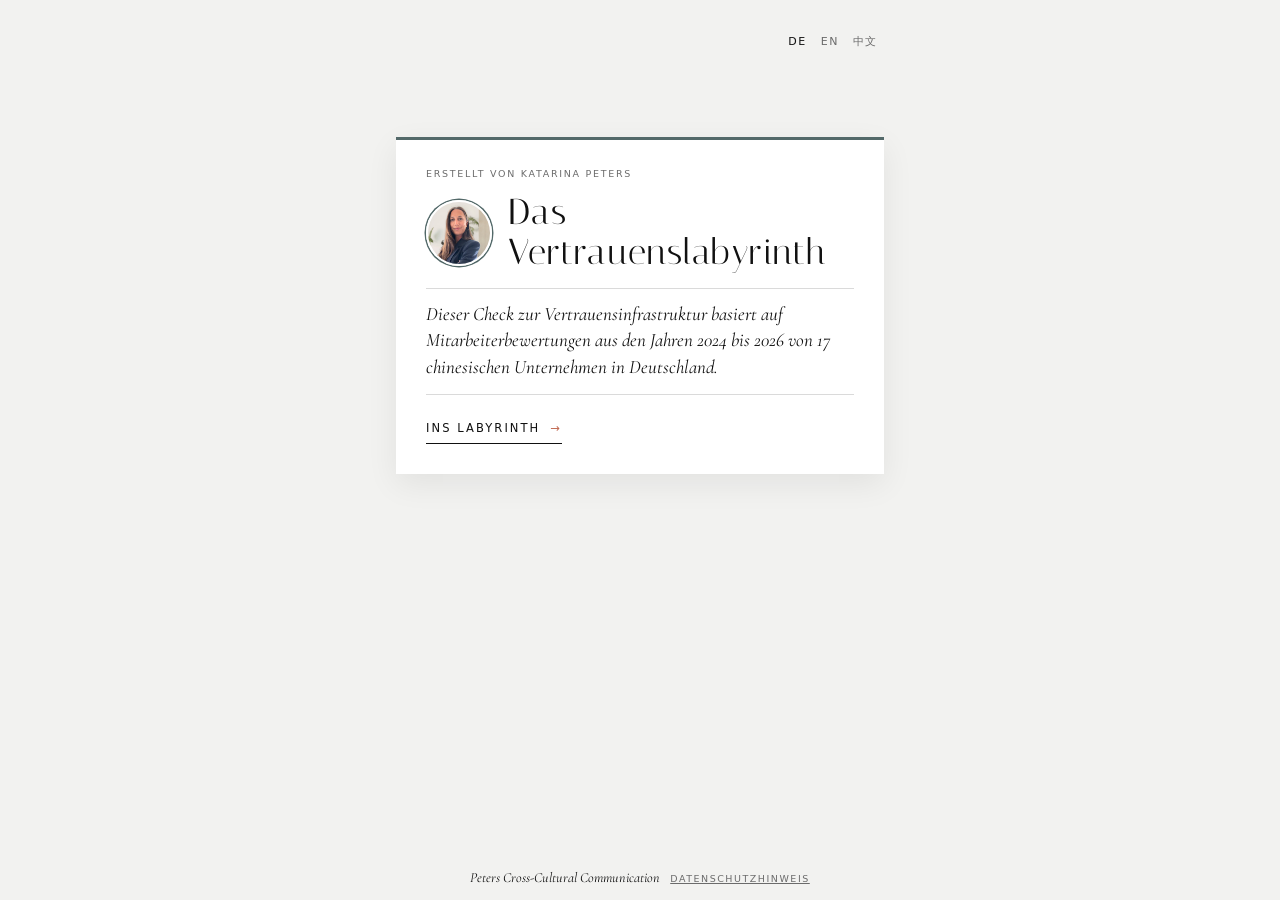
<file: index.html>
<!DOCTYPE html>
<html lang="de">
<head>
<meta charset="UTF-8">
<meta name="viewport" content="width=device-width, initial-scale=1.0">
<title>Vertrauenslabyrinth: Wo geht in Ihrem Team Vertrauen verloren?</title>
<meta name="description" content="Ein kurzer Check auf Basis von Mitarbeiterbewertungen aus 17 chinesischen Unternehmen in Deutschland. Finden Sie heraus, wo Ihr Team feststeckt.">
<!--
  Link preview (spec section 14). German is the default. On Cloudflare
  Pages, functions/_middleware.js swaps title, description, image and
  locale for ?lang=en and ?lang=zh, and makes the image URL absolute.
-->
<meta property="og:type" content="website">
<meta property="og:title" content="Vertrauenslabyrinth: Wo geht in Ihrem Team Vertrauen verloren?">
<meta property="og:description" content="Ein kurzer Check auf Basis von Mitarbeiterbewertungen aus 17 chinesischen Unternehmen in Deutschland. Finden Sie heraus, wo Ihr Team feststeckt.">
<meta property="og:image" content="og/og-image-de.jpg">
<meta property="og:image:width" content="1200">
<meta property="og:image:height" content="630">
<meta property="og:locale" content="de_DE">
<meta name="twitter:card" content="summary_large_image">
<link rel="icon" href="data:image/svg+xml,%3Csvg xmlns='http://www.w3.org/2000/svg' viewBox='0 0 32 32'%3E%3Ccircle cx='16' cy='16' r='13' fill='none' stroke='%23536969' stroke-width='3' stroke-dasharray='60 22'/%3E%3Ccircle cx='16' cy='16' r='7' fill='none' stroke='%23C16952' stroke-width='3' stroke-dasharray='30 14'/%3E%3C/svg%3E">
<link rel="stylesheet" href="styles.css">
<!--
  Cloudflare Web Analytics (spec section 13), same setup as the checkups:
  cookieless, no other trackers.

  TODO: replace YOUR_BEACON_TOKEN below with the real token from
  Katarina's Cloudflare dashboard (Analytics & Logs > Web Analytics) for
  this site, once it is set up there. Until then the script loads but
  reports to no real site.
-->
<script defer src="https://static.cloudflareinsights.com/beacon.min.js" data-cf-beacon='{"token": "YOUR_BEACON_TOKEN"}'></script>
</head>
<body>
  <div id="app"></div>

  <script src="content.js"></script>
  <script src="privacy-content.js"></script>
  <script src="clickup-submit.js"></script>
  <script src="app.js"></script>
</body>
</html>
</file>
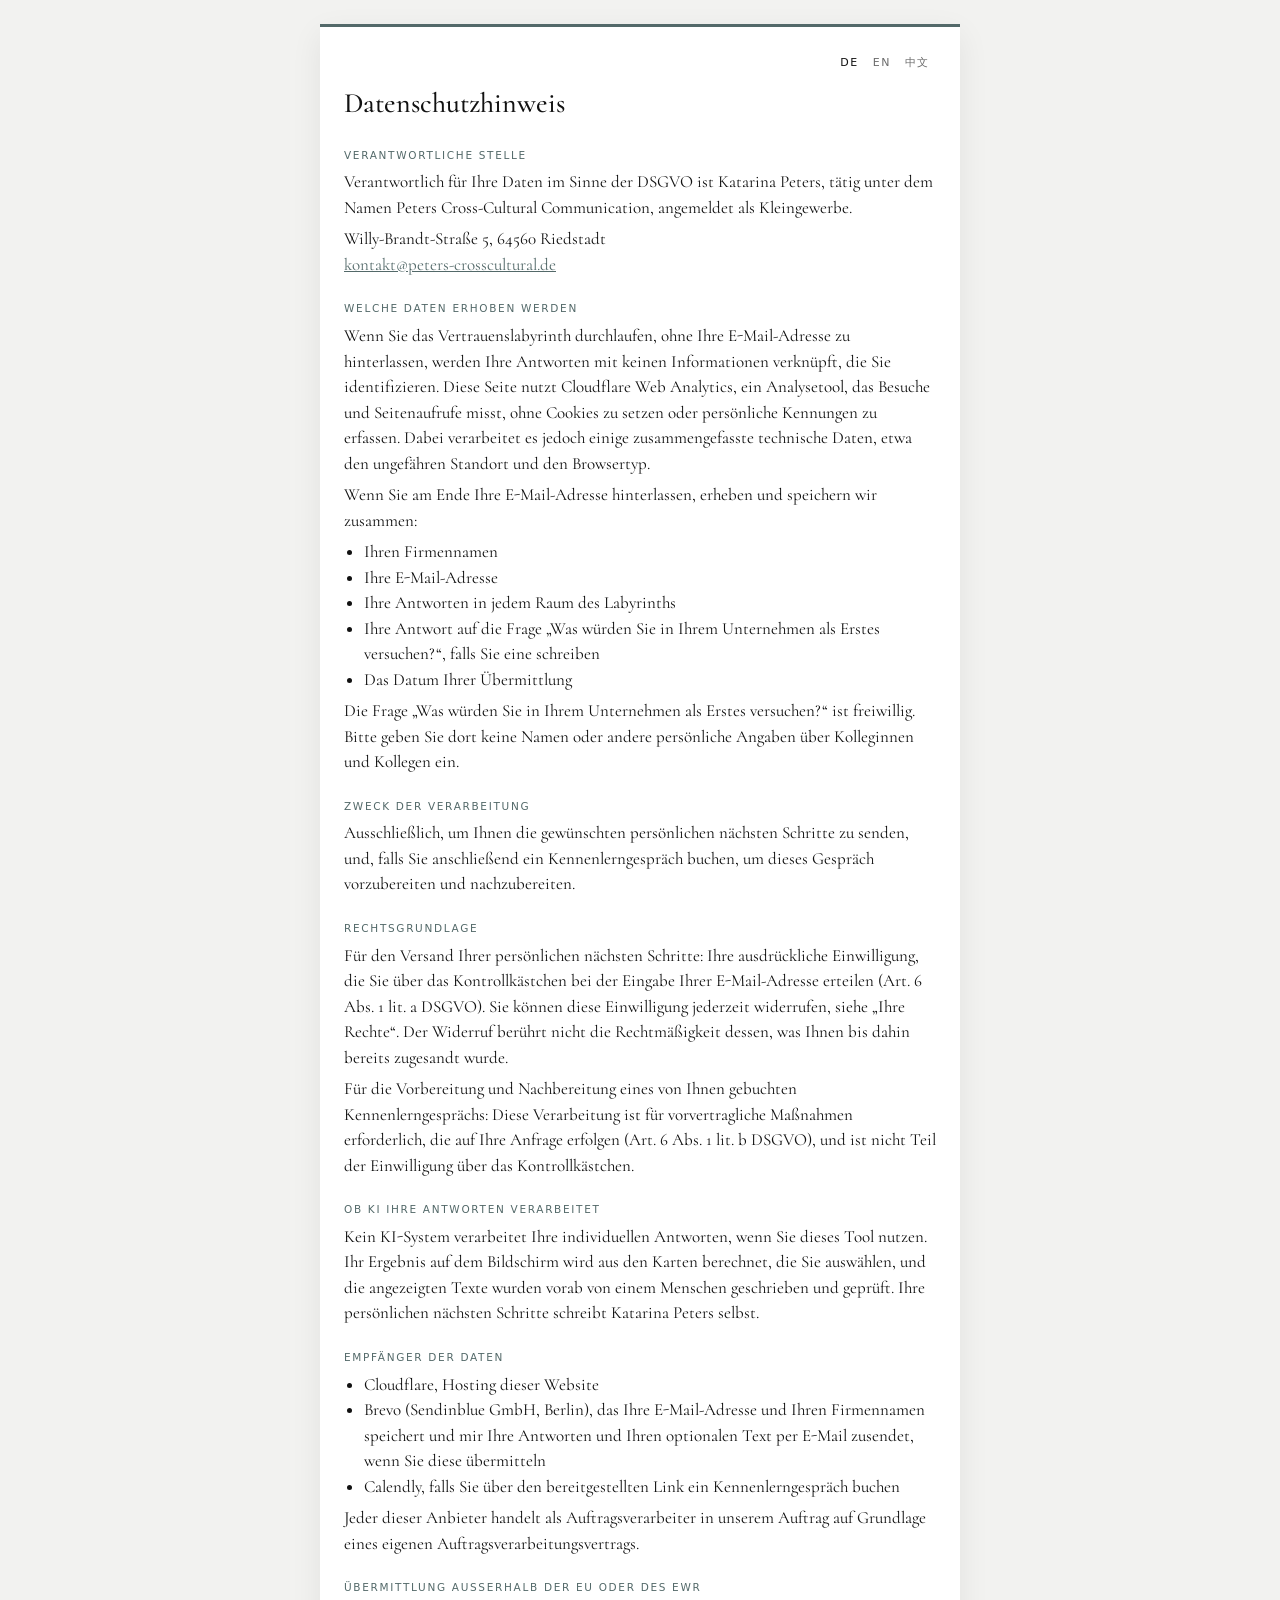
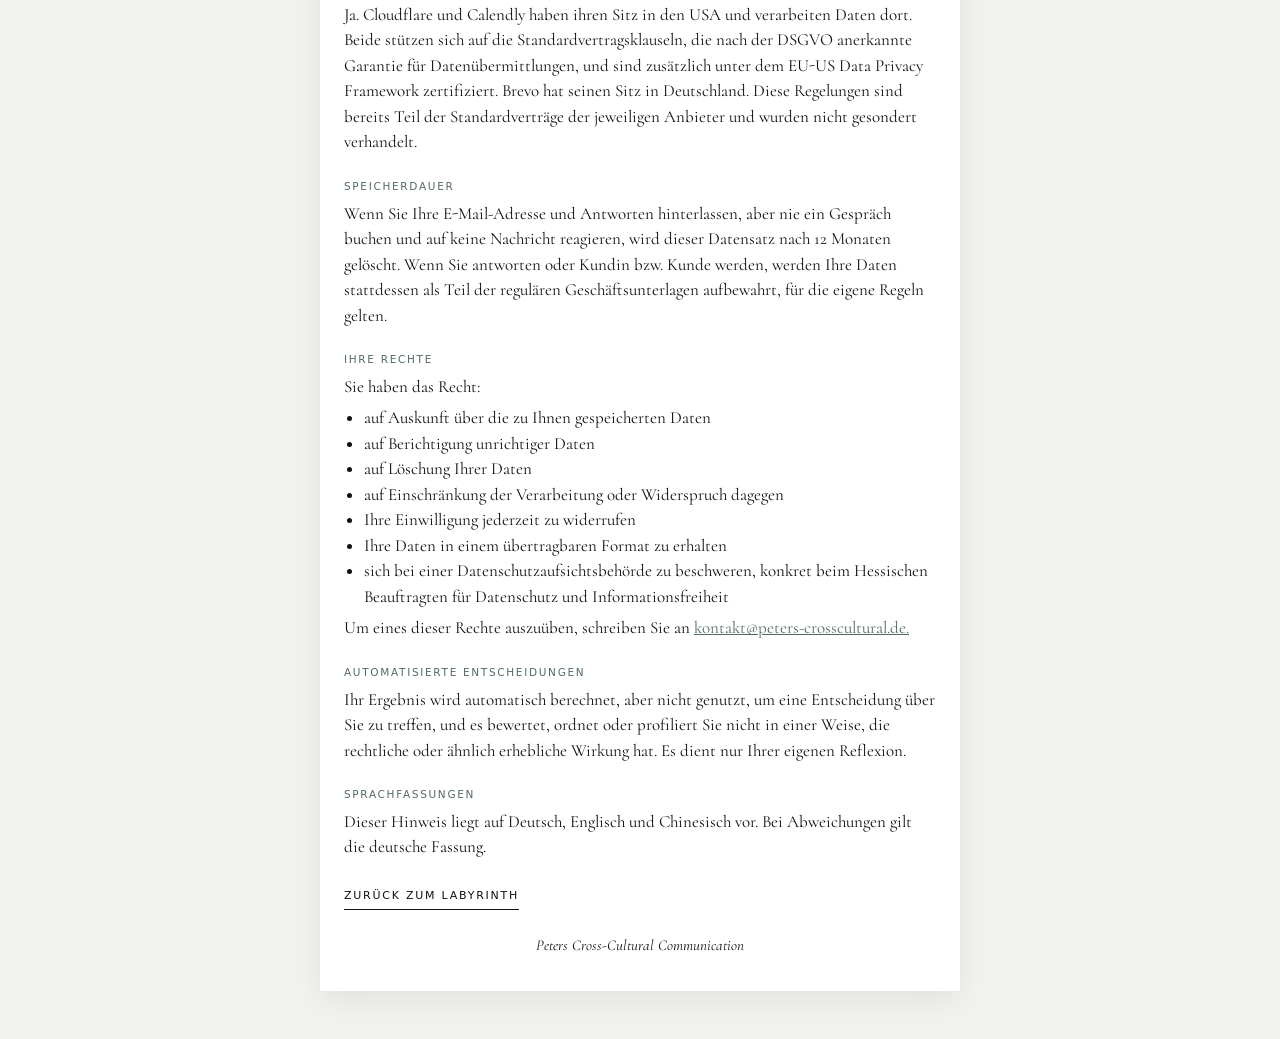
<file: privacy-notice.html>
<!DOCTYPE html>
<html lang="de">
<head>
<meta charset="UTF-8">
<meta name="viewport" content="width=device-width, initial-scale=1.0">
<meta name="robots" content="noindex">
<title>Datenschutzhinweis · Peters Cross-Cultural Communication</title>
<!-- GENERATED by tools/build-content.ps1. ?lang=en|zh|de picks the language (German by default). -->
<style>
  /* Same design as the labyrinth (styles.css): self-hosted fonts, white card with a feldgrau top line. */
  @font-face { font-family: Cormorant; src: url("fonts/cormorant.woff2") format("woff2"); font-weight: 300 700; }
  @font-face { font-family: Cormorant; src: url("fonts/cormorant-italic.woff2") format("woff2"); font-style: italic; font-weight: 300 700; }
  :root { --ink:#111; --muted:#6b6b6b; --feldgrau:#536969; --light:#F2F2F0; --line:#DADADA;
    --label:"Segoe UI", -apple-system, system-ui, Helvetica, Arial, sans-serif; }
  * { box-sizing: border-box; }
  body { margin:0; padding:24px 16px 48px; background:var(--light); color:var(--ink);
    font-family:Cormorant, Georgia, serif; line-height:1.5; }
  .wrap { max-width:640px; margin:0 auto; background:#fff; border-top:3px solid var(--feldgrau);
    box-shadow:0 10px 30px rgba(0,0,0,.07); padding:24px 24px 28px; }
  .lang-switch { display:flex; justify-content:flex-end; gap:2px; margin-bottom:6px; }
  .lang-switch a { font-family:var(--label); font-size:11px; letter-spacing:.14em; color:var(--muted); text-decoration:none; padding:4px 6px; }
  .lang-switch a[aria-current="true"] { color:var(--ink); }
  h1 { font-weight:500; font-size:28px; margin:0 0 6px; }
  h2 { font-family:var(--label); font-weight:400; font-size:10.5px; letter-spacing:.16em; text-transform:uppercase; color:var(--feldgrau); margin:24px 0 6px; }
  p, li { font-size:17px; }
  p { margin:6px 0; }
  ul { margin:6px 0; padding-left:20px; }
  a { color:var(--feldgrau); }
  strong { font-weight:700; }
  .back { display:inline-block; margin-top:22px; font-family:var(--label); font-size:11px; letter-spacing:.16em; text-transform:uppercase;
    color:var(--ink); text-decoration:none; border-bottom:1px solid var(--ink); padding-bottom:5px; }
  .footer { text-align:center; font-size:15px; font-style:italic; margin-top:24px; }
  :lang(zh) h1, :lang(zh) p, :lang(zh) li { font-family:"PingFang SC", "Microsoft YaHei", "Noto Sans SC", sans-serif; }
  :lang(zh) p, :lang(zh) li { font-size:15.5px; line-height:1.65; }
  :lang(zh) h1 { font-size:22px; font-weight:600; }
  section[hidden] { display:none; }
</style>
</head>
<body>
<div class="wrap">
  <nav class="lang-switch" aria-label="Language">
    <a href="?lang=de" data-lang="de" lang="de">DE</a>
    <a href="?lang=en" data-lang="en" lang="en">EN</a>
    <a href="?lang=zh" data-lang="zh" lang="zh-CN">中文</a>
  </nav>
  <section data-lang="de" lang="de">
<h1>Datenschutzhinweis</h1>
<h2>Verantwortliche Stelle</h2>
<p>Verantwortlich für Ihre Daten im Sinne der DSGVO ist Katarina Peters, tätig unter dem Namen Peters Cross-Cultural Communication, angemeldet als Kleingewerbe.</p>
<p>Willy-Brandt-Straße 5, 64560 Riedstadt<br><a href="mailto:kontakt@peters-crosscultural.de">kontakt@peters-crosscultural.de</a></p>
<h2>Welche Daten erhoben werden</h2>
<p>Wenn Sie das Vertrauenslabyrinth durchlaufen, ohne Ihre E-Mail-Adresse zu hinterlassen, werden Ihre Antworten mit keinen Informationen verknüpft, die Sie identifizieren. Diese Seite nutzt Cloudflare Web Analytics, ein Analysetool, das Besuche und Seitenaufrufe misst, ohne Cookies zu setzen oder persönliche Kennungen zu erfassen. Dabei verarbeitet es jedoch einige zusammengefasste technische Daten, etwa den ungefähren Standort und den Browsertyp.</p>
<p>Wenn Sie am Ende Ihre E-Mail-Adresse hinterlassen, erheben und speichern wir zusammen:</p>
<ul>
<li>Ihren Firmennamen</li>
<li>Ihre E-Mail-Adresse</li>
<li>Ihre Antworten in jedem Raum des Labyrinths</li>
<li>Ihre Antwort auf die Frage „Was würden Sie in Ihrem Unternehmen als Erstes versuchen?“, falls Sie eine schreiben</li>
<li>Das Datum Ihrer Übermittlung</li>
</ul>
<p>Die Frage „Was würden Sie in Ihrem Unternehmen als Erstes versuchen?“ ist freiwillig. Bitte geben Sie dort keine Namen oder andere persönliche Angaben über Kolleginnen und Kollegen ein.</p>
<h2>Zweck der Verarbeitung</h2>
<p>Ausschließlich, um Ihnen die gewünschten persönlichen nächsten Schritte zu senden, und, falls Sie anschließend ein Kennenlerngespräch buchen, um dieses Gespräch vorzubereiten und nachzubereiten.</p>
<h2>Rechtsgrundlage</h2>
<p>Für den Versand Ihrer persönlichen nächsten Schritte: Ihre ausdrückliche Einwilligung, die Sie über das Kontrollkästchen bei der Eingabe Ihrer E-Mail-Adresse erteilen (Art. 6 Abs. 1 lit. a DSGVO). Sie können diese Einwilligung jederzeit widerrufen, siehe „Ihre Rechte“. Der Widerruf berührt nicht die Rechtmäßigkeit dessen, was Ihnen bis dahin bereits zugesandt wurde.</p>
<p>Für die Vorbereitung und Nachbereitung eines von Ihnen gebuchten Kennenlerngesprächs: Diese Verarbeitung ist für vorvertragliche Maßnahmen erforderlich, die auf Ihre Anfrage erfolgen (Art. 6 Abs. 1 lit. b DSGVO), und ist nicht Teil der Einwilligung über das Kontrollkästchen.</p>
<h2>Ob KI Ihre Antworten verarbeitet</h2>
<p>Kein KI-System verarbeitet Ihre individuellen Antworten, wenn Sie dieses Tool nutzen. Ihr Ergebnis auf dem Bildschirm wird aus den Karten berechnet, die Sie auswählen, und die angezeigten Texte wurden vorab von einem Menschen geschrieben und geprüft. Ihre persönlichen nächsten Schritte schreibt Katarina Peters selbst.</p>
<h2>Empfänger der Daten</h2>
<ul>
<li>Cloudflare, Hosting dieser Website</li>
<li>Brevo (Sendinblue GmbH, Berlin), das Ihre E-Mail-Adresse und Ihren Firmennamen speichert und mir Ihre Antworten und Ihren optionalen Text per E-Mail zusendet, wenn Sie diese übermitteln</li>
<li>Calendly, falls Sie über den bereitgestellten Link ein Kennenlerngespräch buchen</li>
</ul>
<p>Jeder dieser Anbieter handelt als Auftragsverarbeiter in unserem Auftrag auf Grundlage eines eigenen Auftragsverarbeitungsvertrags.</p>
<h2>Übermittlung außerhalb der EU oder des EWR</h2>
<p>Ja. Cloudflare und Calendly haben ihren Sitz in den USA und verarbeiten Daten dort. Beide stützen sich auf die Standardvertragsklauseln, die nach der DSGVO anerkannte Garantie für Datenübermittlungen, und sind zusätzlich unter dem EU-US Data Privacy Framework zertifiziert. Brevo hat seinen Sitz in Deutschland. Diese Regelungen sind bereits Teil der Standardverträge der jeweiligen Anbieter und wurden nicht gesondert verhandelt.</p>
<h2>Speicherdauer</h2>
<p>Wenn Sie Ihre E-Mail-Adresse und Antworten hinterlassen, aber nie ein Gespräch buchen und auf keine Nachricht reagieren, wird dieser Datensatz nach 12 Monaten gelöscht. Wenn Sie antworten oder Kundin bzw. Kunde werden, werden Ihre Daten stattdessen als Teil der regulären Geschäftsunterlagen aufbewahrt, für die eigene Regeln gelten.</p>
<h2>Ihre Rechte</h2>
<p>Sie haben das Recht:</p>
<ul>
<li>auf Auskunft über die zu Ihnen gespeicherten Daten</li>
<li>auf Berichtigung unrichtiger Daten</li>
<li>auf Löschung Ihrer Daten</li>
<li>auf Einschränkung der Verarbeitung oder Widerspruch dagegen</li>
<li>Ihre Einwilligung jederzeit zu widerrufen</li>
<li>Ihre Daten in einem übertragbaren Format zu erhalten</li>
<li>sich bei einer Datenschutzaufsichtsbehörde zu beschweren, konkret beim Hessischen Beauftragten für Datenschutz und Informationsfreiheit</li>
</ul>
<p>Um eines dieser Rechte auszuüben, schreiben Sie an <a href="mailto:kontakt@peters-crosscultural.de.">kontakt@peters-crosscultural.de.</a></p>
<h2>Automatisierte Entscheidungen</h2>
<p>Ihr Ergebnis wird automatisch berechnet, aber nicht genutzt, um eine Entscheidung über Sie zu treffen, und es bewertet, ordnet oder profiliert Sie nicht in einer Weise, die rechtliche oder ähnlich erhebliche Wirkung hat. Es dient nur Ihrer eigenen Reflexion.</p>
<h2>Sprachfassungen</h2>
<p>Dieser Hinweis liegt auf Deutsch, Englisch und Chinesisch vor. Bei Abweichungen gilt die deutsche Fassung.</p>
<a class="back" href="./?lang=de">Zurück zum Labyrinth</a>
  </section>
  <section data-lang="en" lang="en" hidden>
<h1>Privacy notice</h1>
<h2>Who operates this tool</h2>
<p>Katarina Peters, trading as Peters Cross-Cultural Communication, registered as a Kleingewerbe, is responsible for your data under the GDPR.</p>
<p>Willy-Brandt-Straße 5, 64560 Riedstadt, Germany<br><a href="mailto:kontakt@peters-crosscultural.de">kontakt@peters-crosscultural.de</a></p>
<h2>What this tool collects</h2>
<p>If you go through the Trust Labyrinth without leaving your email, your answers are not linked to any identifying information. This page uses Cloudflare Web Analytics, a cookieless analytics tool that measures visits and page views without setting any cookies or collecting personal identifiers, though it does process some aggregate technical data, such as approximate location and browser type, as part of how it works.</p>
<p>If you choose to leave your email address at the end, we collect and store together:</p>
<ul>
<li>Your company name</li>
<li>Your email address</li>
<li>Your answers in each room of the labyrinth</li>
<li>Your answer to the question "What would you try first in your company?", if you choose to write one</li>
<li>The date you submitted them</li>
</ul>
<p>The question "What would you try first in your company?" is optional. Please do not enter names or other personal details about colleagues there.</p>
<h2>Why we process this data</h2>
<p>Only to send you the personal next steps you asked for, and, if you go on to book a discovery call, to prepare for and follow up on that conversation.</p>
<h2>Legal basis</h2>
<p>For sending your personal next steps: your explicit consent, given through the checkbox shown at the point you submit your email (Art. 6(1)(a) GDPR). You can withdraw this consent at any time, see Your rights below. Withdrawing it does not affect anything already sent to you before that point.</p>
<p>For preparing and following up on a discovery call you choose to book: this is necessary to take steps you have asked for ahead of a potential working relationship (Art. 6(1)(b) GDPR), and it is not covered by the checkbox itself.</p>
<h2>Whether AI processes your answers</h2>
<p>No AI system processes your individual answers when you use this tool. Your result on the screen is calculated from the cards you choose, and the texts you see were written and reviewed by a person in advance. Your personal next steps are written by Katarina Peters herself.</p>
<h2>Who else receives this data</h2>
<ul>
<li>Cloudflare, which hosts this website</li>
<li>Brevo (Sendinblue GmbH, Berlin, Germany), which stores your email and company name and sends your answers and optional text to me by email, if you submit them</li>
<li>Calendly, if you choose to book a discovery call through the link provided</li>
</ul>
<p>Each of these acts as a data processor on our behalf, under its own data processing agreement.</p>
<h2>Whether data leaves the EU or EEA</h2>
<p>Yes. Cloudflare and Calendly are US based and process data there. Both rely on the Standard Contractual Clauses, the transfer safeguard recognized under GDPR, and both are also certified under the EU-US Data Privacy Framework as an additional basis. Brevo is based in Germany. These terms are already built into each provider's standard agreement, not negotiated separately.</p>
<h2>How long we keep your data</h2>
<p>If you leave your email and answers but never book a call and don't respond to any follow up, this record is deleted after 12 months. If you do respond, or become a client, your information is kept as part of normal business records instead, governed separately from this notice.</p>
<h2>Your rights</h2>
<p>You have the right to:</p>
<ul>
<li>Access the data held about you</li>
<li>Have inaccurate data corrected</li>
<li>Request deletion of your data</li>
<li>Restrict or object to how your data is processed</li>
<li>Withdraw consent at any time</li>
<li>Receive your data in a portable format</li>
<li>Lodge a complaint with a data protection authority, specifically Der Hessische Beauftragte für Datenschutz und Informationsfreiheit, the authority responsible for Hesse</li>
</ul>
<p>To exercise any of these, contact <a href="mailto:kontakt@peters-crosscultural.de.">kontakt@peters-crosscultural.de.</a></p>
<h2>Automated decisions</h2>
<p>Your result is calculated automatically, but it is not used to make any decision about you, and it does not evaluate, rank or profile you in a way that has a legal or similarly significant effect. It is offered only for your own reflection.</p>
<h2>Language versions</h2>
<p>This notice is available in German, English and Chinese. If the versions differ, the German version applies.</p>
<a class="back" href="./?lang=en">Back to the labyrinth</a>
  </section>
  <section data-lang="zh" lang="zh-CN" hidden>
<h1>隐私声明</h1>
<h2>本工具的运营方</h2>
<p>根据《通用数据保护条例》（GDPR），负责处理您数据的是 Katarina Peters，以 Peters Cross-Cultural Communication 名义经营，注册为小型个体经营者（Kleingewerbe）。</p>
<p>地址：Willy-Brandt-Straße 5, 64560 Riedstadt, Germany<br>邮箱：<a href="mailto:kontakt@peters-crosscultural.de">kontakt@peters-crosscultural.de</a></p>
<h2>本工具收集哪些信息</h2>
<p>如果您走完信任迷宫但没有留下电子邮箱，您的回答不会与任何可识别身份的信息相关联。本页面使用 Cloudflare Web Analytics，一种不设置任何 cookie、不收集个人身份信息的分析工具，用于统计访问量和页面浏览情况，但它确实会处理一些汇总性的技术数据，例如大致地理位置和浏览器类型。</p>
<p>如果您选择在最后留下电子邮箱，我们会一并收集并保存以下信息：</p>
<ul>
<li>您的公司名称</li>
<li>您的电子邮箱</li>
<li>您在迷宫每个房间中的回答</li>
<li>您对“在您的公司，您会首先尝试什么？”这一问题的回答（如果您填写了）</li>
<li>您提交的日期</li>
</ul>
<p>“在您的公司，您会首先尝试什么？”为选填项。请不要在其中填写同事的姓名或其他个人信息。</p>
<h2>我们为何处理这些数据</h2>
<p>仅用于向您发送您所请求的个性化后续步骤；如果您之后选择预约免费咨询，也会用于准备和跟进那次谈话。</p>
<h2>法律依据</h2>
<p>关于发送您的个性化后续步骤：基于您在提交邮箱时通过勾选框给予的明确同意（GDPR第6条第1款a项）。您可以随时撤回此同意，详见下方“您的权利”部分。撤回同意不会影响在此之前已经发送给您的内容。</p>
<p>关于准备和跟进您选择预约的咨询：这是应您的请求、在潜在合作关系建立之前所需采取的步骤（GDPR第6条第1款b项），并非由该勾选框所涵盖。</p>
<h2>AI 是否会处理您的回答</h2>
<p>当您使用本工具时，没有任何 AI 系统会处理您个人的具体回答。屏幕上显示的结果是根据您选择的卡片计算得出的，所显示的文字均由人工预先撰写并审核。您的个性化后续步骤由 Katarina Peters 本人亲自撰写。</p>
<h2>还有哪些人会接收到这些数据</h2>
<ul>
<li>Cloudflare，负责托管本网站</li>
<li>Brevo（Sendinblue GmbH，德国柏林），如果您提交了信息，它会存储您的邮箱和公司名称，并将您的回答和选填内容通过邮件发送给我</li>
<li>Calendly，如果您选择通过所提供的链接预约咨询</li>
</ul>
<p>以上每一方都作为我们的数据处理者，依据各自的数据处理协议进行操作。</p>
<h2>数据是否会离开欧盟或欧洲经济区</h2>
<p>是的。Cloudflare 和 Calendly 为美国公司，在美国处理数据。它们均依据标准合同条款（SCCs）这一在 GDPR 下被认可的数据传输保障机制，并且还额外通过了欧美数据隐私框架（EU-US Data Privacy Framework）的认证。Brevo 位于德国。这些条款已经被纳入各服务商自己的标准协议之中，并非由我们单独协商。</p>
<h2>我们保留数据的时间</h2>
<p>如果您留下了邮箱和回答，但从未预约咨询，也没有回复任何后续联系，这条记录会在 12 个月后被删除。如果您回复了，或者成为了客户，您的信息则会作为常规业务记录的一部分保留，其处理方式独立于本声明之外。</p>
<h2>您的权利</h2>
<p>您有权：</p>
<ul>
<li>查阅我们持有的关于您的数据</li>
<li>更正不准确的数据</li>
<li>请求删除您的数据</li>
<li>限制或反对我们处理您的数据</li>
<li>随时撤回同意</li>
<li>以可携带的格式接收您的数据</li>
<li>向数据保护主管机关投诉，具体为黑森州数据保护和信息自由专员（Der Hessische Beauftragte für Datenschutz und Informationsfreiheit）</li>
</ul>
<p>如需行使以上任何权利，请联系 <a href="mailto:kontakt@peters-crosscultural.de">kontakt@peters-crosscultural.de</a>。</p>
<h2>自动化决策</h2>
<p>您的结果是自动计算得出的，但它不会被用来对您做出任何决定，也不会以具有法律效力或类似重大影响的方式对您进行评估、排名或画像。它仅供您自我参考之用。</p>
<h2>语言版本</h2>
<p>本声明提供德文、英文和中文版本。如各版本之间存在差异，以德文版本为准。</p>
<a class="back" href="./?lang=zh">返回迷宫</a>
  </section>
  <p class="footer">Peters Cross-Cultural Communication</p>
</div>
<script>
  (function () {
    var titles = { de: "Datenschutzhinweis", en: "Privacy notice", zh: "隐私声明" };
    var lang = new URLSearchParams(location.search).get("lang");
    if (!titles[lang]) lang = "de";
    document.documentElement.lang = lang === "zh" ? "zh-CN" : lang;
    document.title = titles[lang] + " · Peters Cross-Cultural Communication";
    document.querySelectorAll("section[data-lang]").forEach(function (s) { s.hidden = s.dataset.lang !== lang; });
    document.querySelectorAll(".lang-switch a").forEach(function (a) { if (a.dataset.lang === lang) a.setAttribute("aria-current", "true"); });
  })();
</script>
</body>
</html>
</file>
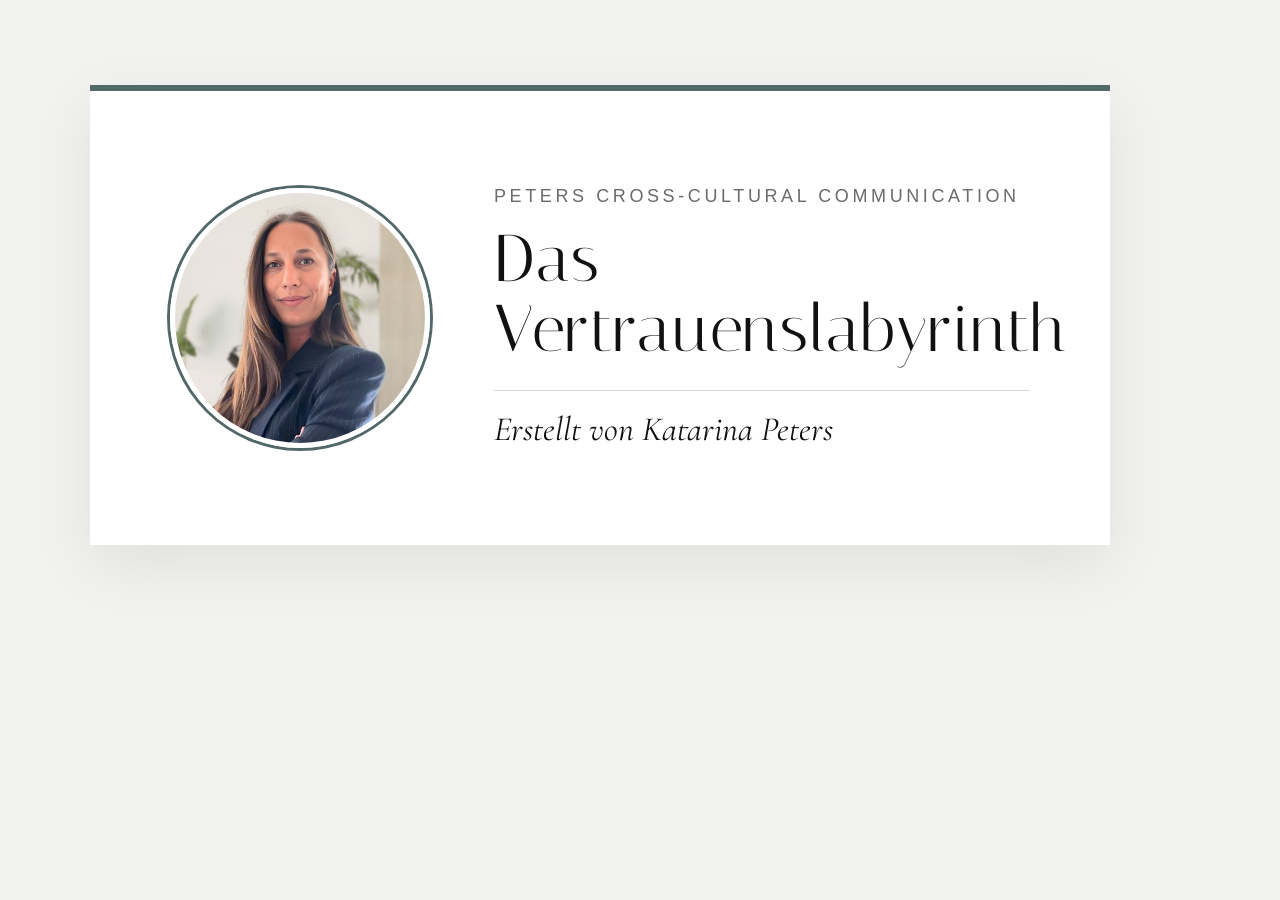
<file: tools/og.html>
<!DOCTYPE html>
<html>
<head>
<meta charset="UTF-8">
<meta name="robots" content="noindex">
<title>Link preview image (tool)</title>
<!--
  Tool page, not part of the labyrinth: the 1200 x 630 link preview
  image in the site design. Texts come from content.js. Render with
  headless Edge, one per language:
    msedge --headless=new --window-size=1200,630 --screenshot=og/og-image-de.jpg
      http://localhost:8745/tools/og.html?lang=de
  (the screenshot is PNG data; tools/make-og.ps1 converts it to JPEG).
-->
<style>
  @font-face { font-family: Italiana; src: url("../fonts/italiana.woff2") format("woff2"); }
  @font-face { font-family: Cormorant; src: url("../fonts/cormorant-italic.woff2") format("woff2"); font-style: italic; font-weight: 300 700; }
  :root { --ink: #111; --muted: #6b6b6b; --feldgrau: #536969; --jasper: #C16952; --light: #F2F2F0; --line: #DADADA; }
  html, body { margin: 0; width: 1200px; height: 630px; overflow: hidden; background: var(--light); }
  .card { position: absolute; left: 90px; top: 85px; width: 1020px; height: 460px; background: #fff;
    border-top: 6px solid var(--feldgrau); box-shadow: 0 20px 60px rgba(0,0,0,.08); box-sizing: border-box;
    display: flex; align-items: center; gap: 64px; padding: 0 80px; }
  img { width: 250px; height: 250px; flex: 0 0 250px; border-radius: 50%; object-fit: cover;
    border: 5px solid #fff; box-shadow: 0 0 0 3px var(--feldgrau); }
  .card > div { flex: 1; min-width: 0; }
  :lang(de) h1 { font-size: 66px; }
  .lbl { font-family: "Segoe UI", Arial, sans-serif; font-size: 18px; letter-spacing: .2em; text-transform: uppercase; color: var(--muted); }
  h1 { font-family: Italiana, serif; font-weight: 400; font-size: 82px; line-height: 1.05; letter-spacing: .03em; color: var(--ink); margin: 18px 0 26px; }
  :lang(zh) h1 { font-family: "Microsoft YaHei", "PingFang SC", sans-serif; font-weight: 600; font-size: 76px; letter-spacing: .08em; }
  .cap { font-family: Cormorant, Georgia, serif; font-style: italic; font-size: 34px; color: var(--ink); padding-top: 18px; border-top: 1.5px solid var(--line); }
  :lang(zh) .cap { font-family: "Microsoft YaHei", sans-serif; font-style: normal; font-size: 28px; }
  .arrow { color: var(--jasper); font-family: "Segoe UI", Arial, sans-serif; margin-left: 12px; }
</style>
</head>
<body>
<div class="card">
  <img src="../img/photo-1.jpg" alt="">
  <div>
    <div class="lbl">Peters Cross-Cultural Communication</div>
    <h1 id="title"></h1>
    <div class="cap" id="cap"></div>
  </div>
</div>
<script src="../content.js"></script>
<script>
  const lang = ["de", "en", "zh"].includes(new URLSearchParams(location.search).get("lang"))
    ? new URLSearchParams(location.search).get("lang") : "de";
  document.documentElement.lang = lang === "zh" ? "zh-CN" : lang;
  const get = (el) => CONTENT.slide_1_opening.find((e) => e.element === el)[lang];
  document.getElementById("title").textContent = get("Title");
  document.getElementById("cap").textContent = get("Caption under photo");
</script>
</body>
</html>
</file>
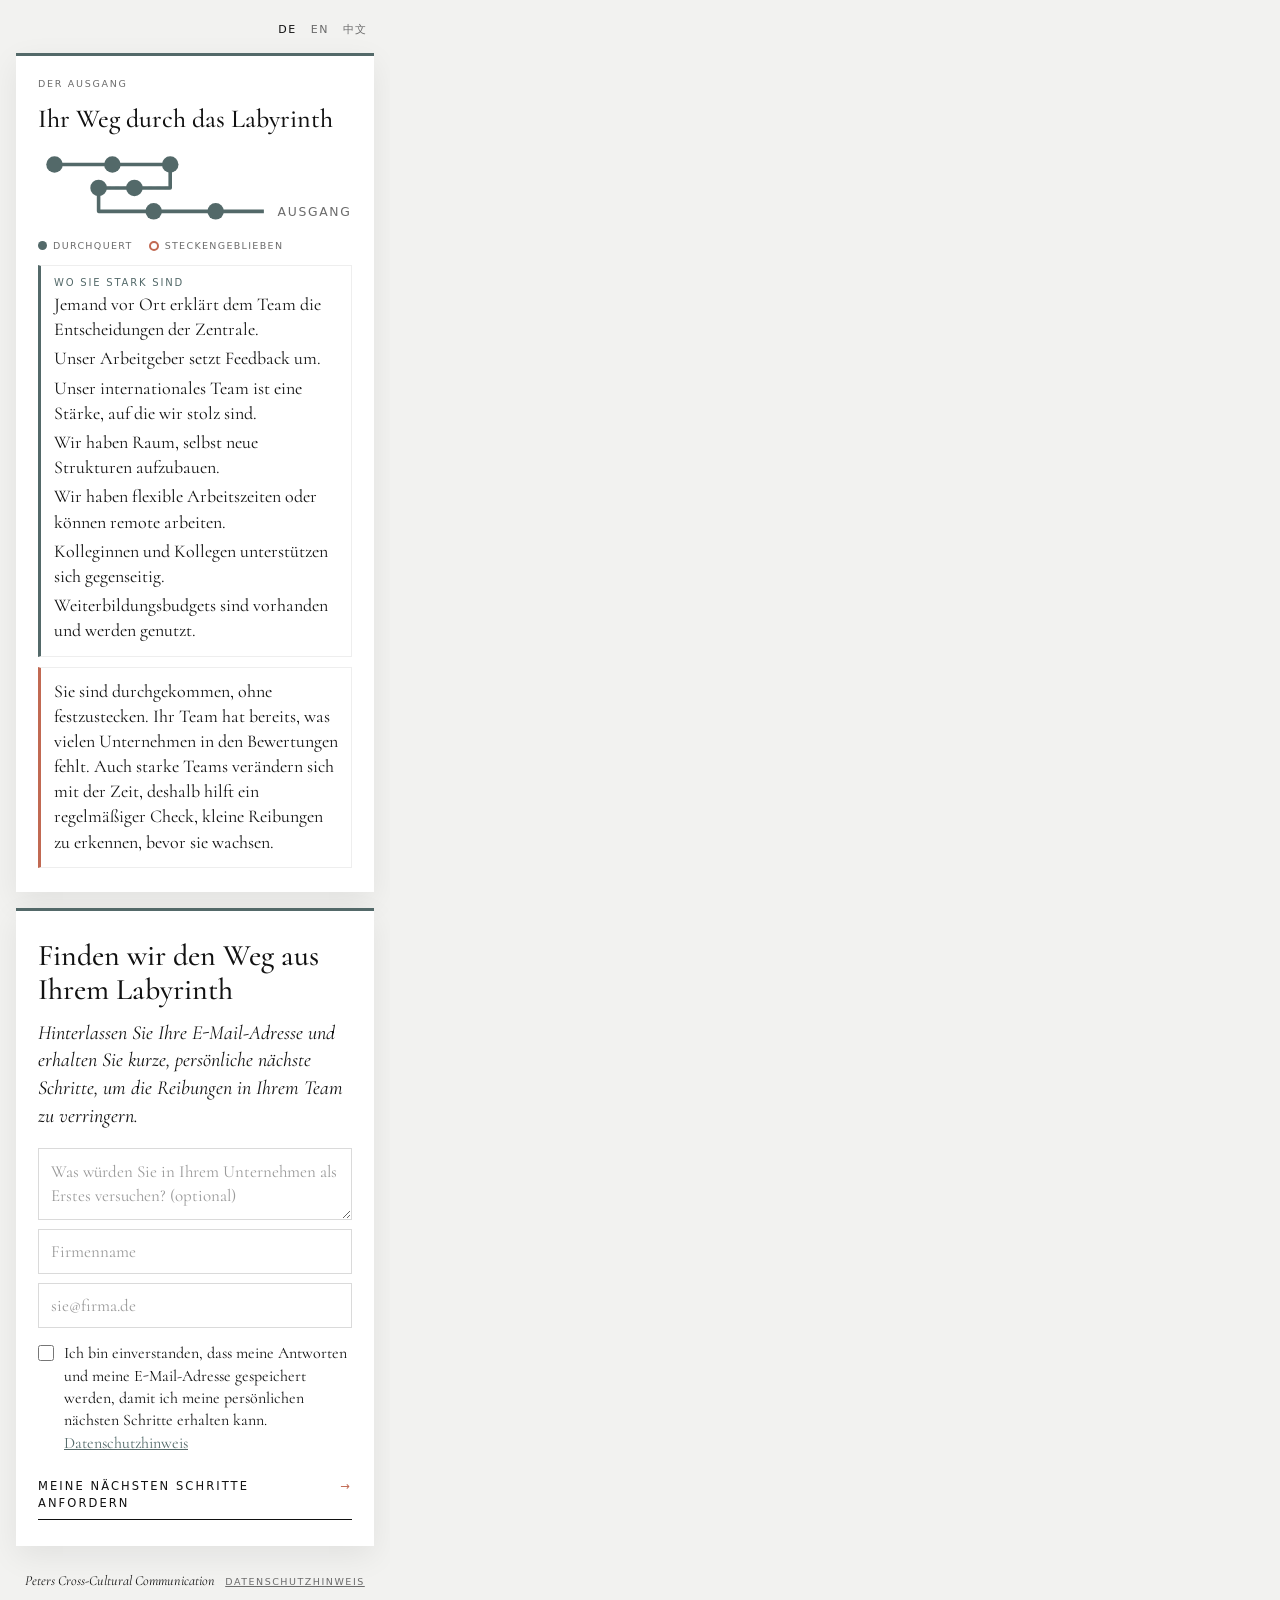
<file: tools/result-preview.html>
<!DOCTYPE html>
<html>
<head>
<meta charset="UTF-8">
<meta name="robots" content="noindex">
<title>Screen preview (test tool)</title>
<!--
  Test tool, not part of the labyrinth. Loads the page in a frame and
  walks through it with the given answers, then stops at one screen, for
  review screenshots (headless Edge --screenshot).
    tools/result-preview.html?lang=de&picks=[[4],[1,2],[4],[4],[4],[4],[4]]
  picks   card numbers chosen at positions 1 to 7 of the walk
  screen  opening | room | insight | result (default) | thanks
  w       frame width in px (390 phone, 1280 desktop); h = frame height
  privacy=1 also opens the privacy notice overlay
  The thank you screen fakes the submission inside the frame, so nothing
  is ever sent to the Worker or ClickUp.
-->
<style>
  html, body { margin: 0; background: #F2F2F0; }
  iframe { border: 0; display: block; }
</style>
</head>
<body>
<iframe id="f"></iframe>
<script>
  const params = new URLSearchParams(location.search);
  const lang = params.get("lang") || "de";
  const picks = JSON.parse(params.get("picks") || "[[4],[4],[4],[4],[4],[4],[4]]");
  const screen = params.get("screen") || "result";
  const w = Number(params.get("w") || 390), h = Number(params.get("h") || 844);
  const frame = document.getElementById("f");
  frame.style.width = w + "px";
  frame.style.height = h + "px";
  frame.src = "../?lang=" + encodeURIComponent(lang);
  frame.onload = async () => {
    const win = frame.contentWindow, d = frame.contentDocument;
    // Never reach the Worker from this tool.
    win.fetch = async () => new win.Response('{"ok":true,"action":"preview"}', { status: 200 });
    // Show the map path fully drawn instead of mid-animation.
    const style = d.createElement("style");
    style.textContent = ".map .draw{animation:none!important;stroke-dashoffset:0!important}.overlay{animation:none!important}";
    d.head.appendChild(style);
    const q = (s) => d.querySelector(s);
    const grow = () => { frame.style.height = Math.max(h, d.documentElement.scrollHeight) + "px"; };
    if (screen === "opening") return grow();
    q("[data-action=enter]").click();
    if (screen === "room" || screen === "insight") {
      (picks[0] || []).forEach((n) => q('[data-card="' + n + '"]').click());
      if (screen === "insight") { q("[data-action=next]").click(); return; }
      return grow();
    }
    for (let i = 0; i < 7; i++) {
      (picks[i] || []).forEach((n) => q('[data-card="' + n + '"]').click());
      q("[data-action=next]").click();
      q("[data-action=continue]").click();
    }
    if (screen === "thanks") {
      const set = (s, v) => { const el = q(s); el.value = v; el.dispatchEvent(new win.Event("input", { bubbles: true })); };
      set("[name=company]", "Preview"); set("[name=email]", "preview@example.com");
      q("[name=consent]").click();
      q("[data-form] button[type=submit]").click();
      await new Promise((r) => setTimeout(r, 300));
      return grow();
    }
    grow();
    if (params.get("privacy")) {
      frame.style.height = h + "px";
      q(".footer a").click();
    }
  };
</script>
</body>
</html>
</file>
<file: styles.css>
/*
  styles.css
  Design from the Trust Labyrinth tutorial teaser (teaser/tutorial/
  tutorial.html), which follows the "Preparation cards" on
  peters-crosscultural.de: light background, white cards with a feldgrau
  top line, Italiana and Cormorant, small spaced capitals for labels,
  text links with an arrow, jasper as the second accent.
  Fonts are self-hosted (fonts/), so the page makes no font requests to
  other servers. Chinese uses the system sans, since the two web fonts
  have no Chinese characters.
  Mobile first: the min-width query at the bottom adapts the column for
  desktop.
*/

@font-face { font-family: Italiana; src: url("fonts/italiana.woff2") format("woff2"); font-display: swap; }
@font-face { font-family: Cormorant; src: url("fonts/cormorant.woff2") format("woff2"); font-weight: 300 700; font-display: swap; }
@font-face { font-family: Cormorant; src: url("fonts/cormorant-italic.woff2") format("woff2"); font-style: italic; font-weight: 300 700; font-display: swap; }

:root {
  --ink: #111;
  --muted: #6b6b6b;
  --feldgrau: #536969;
  --jasper: #C16952;
  --light: #F2F2F0;
  --line: #DADADA;
  --chip: #E6EEE8;
  --white: #fff;
  --display: "Italiana", "Cormorant", Georgia, serif;
  --text: "Cormorant", Georgia, serif;
  --label: "Segoe UI", -apple-system, system-ui, Helvetica, Arial, sans-serif;
  --zh: "PingFang SC", "Microsoft YaHei", "Noto Sans SC", -apple-system, "Segoe UI", sans-serif;
  --shadow: 0 10px 30px rgba(0, 0, 0, .07);
}

* { box-sizing: border-box; }

html, body { margin: 0; }

body {
  background: var(--light);
  color: var(--ink);
  font-family: var(--text);
  font-size: 18px;
  -webkit-font-smoothing: antialiased;
}

.page {
  max-width: 520px;
  min-height: 100dvh;
  margin: 0 auto;
  padding: 16px 16px 14px;
  display: flex;
  flex-direction: column;
}

a { color: inherit; }

:focus-visible {
  outline: 2px solid var(--feldgrau);
  outline-offset: 2px;
}

/* Headings get focus on each new slide (for screen readers); they are
   not interactive, so no focus ring. */
[tabindex="-1"]:focus { outline: none; }

/* ---------------------------------------------------------------- */
/* Shared pieces                                                     */
/* ---------------------------------------------------------------- */

.lbl {
  font-family: var(--label);
  font-size: 10px;
  letter-spacing: .18em;
  text-transform: uppercase;
  color: var(--feldgrau);
  font-weight: 400;
}

.lang-switch {
  display: flex;
  justify-content: flex-end;
  gap: 2px;
  margin-bottom: 10px;
}

.lang-switch button {
  border: 0;
  background: none;
  font-family: var(--label);
  font-size: 11px;
  letter-spacing: .14em;
  color: var(--muted);
  padding: 6px 6px;
  cursor: pointer;
}

.lang-switch button[aria-current="true"] { color: var(--ink); }
.lang-switch button:hover { color: var(--ink); }

/* The white card with the feldgrau top line. */
.pc {
  position: relative;
  background: var(--white);
  border-top: 3px solid var(--feldgrau);
  box-shadow: var(--shadow);
  padding: 22px 22px 24px;
}

.pc + .pc { margin-top: 16px; }

.pc-top {
  font-family: var(--label);
  font-size: 9.5px;
  letter-spacing: .18em;
  text-transform: uppercase;
  color: var(--muted);
  margin-bottom: 14px;
}

.h {
  font-family: var(--text);
  font-weight: 500;
  font-size: 26px;
  line-height: 1.2;
  margin: 0 0 12px;
}

.display {
  font-family: var(--display);
  font-weight: 400;
  letter-spacing: .04em;
  margin: 0;
}

/* Text link button: words in small spaced capitals, a thin underline
   and a jasper arrow, as on the website. */
.entry {
  display: inline-flex;
  gap: 10px;
  align-items: baseline;
  border: 0;
  border-bottom: 1px solid var(--ink);
  border-radius: 0;
  background: none;
  color: var(--ink);
  font-family: var(--label);
  font-size: 11.5px;
  letter-spacing: .18em;
  line-height: 1.5;
  text-transform: uppercase;
  text-align: left;
  text-decoration: none;
  padding: 2px 0 6px;
  cursor: pointer;
}

.entry i { font-style: normal; color: var(--jasper); }
.entry:hover, .entry:active { color: var(--jasper); border-bottom-color: var(--jasper); }
.entry[disabled] { color: var(--jasper); border-bottom-color: var(--jasper); cursor: default; }

.link-muted, .link-back {
  border: 0;
  background: none;
  font-family: var(--label);
  font-size: 11px;
  letter-spacing: .14em;
  text-transform: uppercase;
  color: var(--muted);
  padding: 8px 0;
  cursor: pointer;
}

.link-muted:hover, .link-back:hover { color: var(--ink); }
.link-back { color: var(--feldgrau); }
.link-back i { font-style: normal; margin-right: 4px; }

.footer {
  margin-top: auto;
  padding-top: 26px;
  font-size: 14px;
  font-style: italic;
  text-align: center;
  color: var(--ink);
}

.footer a {
  font-family: var(--label);
  font-style: normal;
  font-size: 9.5px;
  letter-spacing: .16em;
  text-transform: uppercase;
  color: var(--muted);
  margin-left: 10px;
}

.error {
  color: var(--jasper);
  font-family: var(--label);
  font-size: 12.5px;
  line-height: 1.45;
  margin: 10px 0 0;
}

/* Photo in a thin feldgrau ring (opening, insight head, thank you). */
img.ring {
  border-radius: 50%;
  object-fit: cover;
  border: 2px solid var(--white);
  box-shadow: 0 0 0 1.5px var(--feldgrau);
}

/* ---------------------------------------------------------------- */
/* Opening                                                           */
/* ---------------------------------------------------------------- */

.opening .pc { margin-top: 8vh; }

.who {
  display: flex;
  align-items: center;
  gap: 16px;
  margin: 4px 0 16px;
}

.who img { width: 66px; height: 66px; flex: 0 0 66px; }

.opening .display { font-size: 36px; line-height: 1.1; }

.based-on {
  border-top: 1px solid var(--line);
  border-bottom: 1px solid var(--line);
  padding: 12px 0 14px;
  margin: 0 0 20px;
  font-style: italic;
  font-size: 19px;
  line-height: 1.38;
}

/* ---------------------------------------------------------------- */
/* Labyrinth map                                                     */
/* ---------------------------------------------------------------- */

.map {
  display: block;
  width: 100%;
  max-width: 340px;
  height: auto;
  margin: 0 0 12px;
}

.map .map-exit {
  font-family: var(--label);
  font-size: 9px;
  letter-spacing: 1.2px;
  text-transform: uppercase;
  fill: var(--muted);
}

.map .draw {
  stroke-dasharray: 1;
  stroke-dashoffset: 1;
  animation: draw-path 1.6s ease-out .2s forwards;
}

@keyframes draw-path { to { stroke-dashoffset: 0; } }

@media (prefers-reduced-motion: reduce) {
  .map .draw { animation: none; stroke-dashoffset: 0; }
}

.legend {
  display: flex;
  gap: 16px;
  font-family: var(--label);
  font-size: 9.5px;
  letter-spacing: .14em;
  text-transform: uppercase;
  color: var(--muted);
  margin: 0 0 14px;
}

.legend span { display: inline-flex; align-items: center; }

.legend i {
  display: inline-block;
  width: 9px;
  height: 9px;
  border-radius: 50%;
  margin-right: 6px;
}

.legend .passed { background: var(--feldgrau); }
.legend .stuck { border: 2px solid var(--jasper); width: 10px; height: 10px; }

/* ---------------------------------------------------------------- */
/* Room                                                              */
/* ---------------------------------------------------------------- */

.intro {
  font-size: 18px;
  line-height: 1.45;
  margin: 0;
}

.key {
  font-size: 18.5px;
  line-height: 1.4;
  font-weight: 600;
  border-left: 3px solid var(--feldgrau);
  padding-left: 11px;
  margin: 12px 0 0;
}

.note {
  font-size: 15.5px;
  line-height: 1.4;
  color: var(--muted);
  margin: 8px 0 0;
}

.question {
  font-style: italic;
  font-weight: 400;
  font-size: 20px;
  line-height: 1.3;
  margin: 22px 0 2px;
}

.question-sub { margin: 0 0 12px; }

.opts { display: grid; gap: 8px; }

.opt {
  position: relative;
  display: block;
  width: 100%;
  text-align: left;
  background: var(--white);
  border: 1px solid var(--line);
  border-left: 3px solid var(--line);
  padding: 9px 38px 9px 12px;
  font-family: var(--text);
  font-size: 17px;
  font-weight: 500;
  line-height: 1.3;
  color: var(--ink);
  cursor: pointer;
  transition: background .2s ease, border-color .2s ease;
}

.opt:hover { border-color: #c4c4c4; border-left-color: var(--feldgrau); }

.opt[aria-pressed="true"] {
  background: var(--chip);
  border-left-color: var(--feldgrau);
}

.opt .tick {
  position: absolute;
  right: 12px;
  top: 50%;
  width: 17px;
  height: 17px;
  margin-top: -8.5px;
  border-radius: 50%;
  background: var(--feldgrau);
  opacity: 0;
  transform: scale(.6);
  transition: opacity .2s ease, transform .2s ease;
}

.opt .tick::after {
  content: "";
  position: absolute;
  left: 5.5px;
  top: 3px;
  width: 4px;
  height: 7.5px;
  border: solid var(--white);
  border-width: 0 1.6px 1.6px 0;
  transform: rotate(45deg);
}

.opt[aria-pressed="true"] .tick { opacity: 1; transform: scale(1); }

@media (prefers-reduced-motion: reduce) {
  .opt, .opt .tick { transition: none; }
}

.room-nav {
  display: flex;
  justify-content: space-between;
  align-items: center;
  margin-top: 18px;
}

.privacy-line {
  font-family: var(--label);
  font-size: 11.5px;
  line-height: 1.5;
  color: var(--muted);
  text-align: center;
  margin: 18px 0 0;
}

/* ---------------------------------------------------------------- */
/* Insight blocks (also used on the result and thank you pages)      */
/* ---------------------------------------------------------------- */

.sc {
  background: var(--white);
  border: 1px solid #eee;
  border-left: 3px solid var(--jasper);
  padding: 11px 13px 12px;
}

.sc + .sc, .sc + .bridge { margin-top: 10px; }
.sc.g { border-left-color: var(--feldgrau); }

.sc .lbl { display: block; color: var(--jasper); margin-bottom: 4px; }
.sc.g .lbl { color: var(--feldgrau); }

.sc p {
  font-size: 18px;
  line-height: 1.4;
  margin: 0;
}

.sc strong { font-weight: 700; }

/* ---------------------------------------------------------------- */
/* Insight card overlay                                              */
/* ---------------------------------------------------------------- */

.overlay {
  position: fixed;
  inset: 0;
  background: rgba(17, 17, 17, .35);
  display: flex;
  align-items: center;
  justify-content: center;
  padding: 16px;
  overflow-y: auto;
  z-index: 10;
  animation: fade-in .18s ease-out;
}

@keyframes fade-in { from { opacity: 0; } }

@media (prefers-reduced-motion: reduce) {
  .overlay { animation: none; }
}

.insight {
  width: 100%;
  max-width: 480px;
  max-height: 100%;
  overflow-y: auto;
  box-shadow: 0 16px 40px rgba(0, 0, 0, .18);
}

.head {
  display: flex;
  align-items: center;
  gap: 12px;
  margin-bottom: 16px;
}

.head img {
  width: 42px;
  height: 42px;
  flex: 0 0 42px;
  border-radius: 50%;
  object-fit: cover;
}

.head h2 {
  font-family: var(--text);
  font-weight: 500;
  font-size: 26px;
  margin: 0;
}

.bridge {
  font-style: italic;
  font-size: 18.5px;
  line-height: 1.38;
  margin: 12px 0 0;
}

.insight .key { margin-top: 14px; }

.insight-next { margin-top: 24px; }

.countdown { color: var(--muted); margin: 12px 0 0; }

/* ---------------------------------------------------------------- */
/* Result                                                            */
/* ---------------------------------------------------------------- */

.result .h { margin-bottom: 14px; }

.result .sc .ln + .ln { margin-top: 4px; }

.stuck-room { font-weight: 700; font-size: 19px !important; }

.stuck-summary {
  margin-top: 10px !important;
  padding-top: 9px;
  border-top: 1px solid var(--line);
}

.cta { padding: 28px 22px 26px; }

.cta h2 {
  font-family: var(--text);
  font-weight: 500;
  font-size: 30px;
  line-height: 1.15;
  margin: 0 0 12px;
}

.cta-text {
  font-style: italic;
  font-size: 20px;
  line-height: 1.38;
  margin: 0 0 18px;
}

.field {
  display: block;
  width: 100%;
  margin-top: 9px;
  background: var(--white);
  border: 1px solid var(--line);
  border-radius: 0;
  padding: 11px 12px;
  font-family: var(--text);
  font-size: 17px;
  color: var(--ink);
}

.field::placeholder { color: #9a9a9a; }
.field:focus { outline: none; border-color: var(--feldgrau); box-shadow: inset 0 0 0 1px var(--feldgrau); }
.field[aria-invalid="true"] { border-color: var(--jasper); }

textarea.field { min-height: 72px; resize: vertical; line-height: 1.4; }

.field-error { margin: 5px 0 0; }

.consent {
  display: flex;
  gap: 10px;
  align-items: flex-start;
  margin-top: 14px;
  font-size: 16px;
  line-height: 1.4;
  cursor: pointer;
}

.consent input {
  flex: 0 0 auto;
  width: 16px;
  height: 16px;
  margin: 3px 0 0;
  accent-color: var(--feldgrau);
}

.consent a, .privacy-line a { color: var(--feldgrau); }

.cta .entry { margin-top: 22px; }

/* ---------------------------------------------------------------- */
/* Thank you                                                         */
/* ---------------------------------------------------------------- */

.thanks .pc { text-align: center; padding-top: 30px; }

.thanks-photo {
  display: block;
  width: 124px;
  height: 124px;
  margin: 0 auto 10px;
}

.caption { font-style: italic; font-size: 16px; margin: 0; }

.thanks-label { color: var(--jasper); margin: 22px 0 6px; }

.thanks-title { font-size: 42px; line-height: 1.1; }

.confirm {
  display: flex;
  gap: 12px;
  align-items: center;
  text-align: left;
  background: var(--chip);
  padding: 12px 14px;
  margin-top: 20px;
  font-size: 18px;
  font-weight: 600;
  line-height: 1.35;
}

.confirm svg { flex: 0 0 22px; }

.booking { text-align: left; margin-top: 12px; padding: 14px 15px 16px; }

.booking h2 {
  font-family: var(--text);
  font-weight: 600;
  font-size: 20px;
  margin: 0;
}

.booking p { margin: 4px 0 14px; }

.site {
  display: block;
  border-top: 1px solid var(--line);
  margin-top: 24px;
  padding-top: 12px;
  font-family: var(--label);
  font-size: 10px;
  letter-spacing: .2em;
  text-transform: uppercase;
  color: var(--feldgrau);
  text-decoration: none;
}

.site:hover { color: var(--jasper); }

/* ---------------------------------------------------------------- */
/* Privacy notice overlay                                            */
/* ---------------------------------------------------------------- */

.privacy-overlay {
  z-index: 20;
  align-items: flex-start;
}

.privacy-panel {
  width: 100%;
  max-width: 620px;
  margin: auto 0;
  line-height: 1.5;
}

.privacy-body h1 {
  font-family: var(--text);
  font-weight: 500;
  font-size: 28px;
  margin: 8px 0 4px;
}

.privacy-body h2 {
  font-family: var(--label);
  font-weight: 400;
  font-size: 10.5px;
  letter-spacing: .16em;
  text-transform: uppercase;
  color: var(--feldgrau);
  margin: 24px 0 6px;
}

.privacy-body p, .privacy-body li { font-size: 17px; }
.privacy-body p { margin: 6px 0; }
.privacy-body ul { margin: 6px 0; padding-left: 20px; }
.privacy-body a { color: var(--feldgrau); }

.privacy-close { margin-top: 24px; }

/* ---------------------------------------------------------------- */
/* Chinese: system sans instead of the two web fonts                 */
/* ---------------------------------------------------------------- */

:lang(zh) body, :lang(zh) .h, :lang(zh) .display, :lang(zh) .opt, :lang(zh) .field,
:lang(zh) .head h2, :lang(zh) .cta h2, :lang(zh) .booking h2, :lang(zh) .privacy-body h1 {
  font-family: var(--zh);
}

:lang(zh) body { font-size: 16px; }
:lang(zh) .intro, :lang(zh) .sc p, :lang(zh) .bridge, :lang(zh) .question, :lang(zh) .based-on,
:lang(zh) .cta-text, :lang(zh) .privacy-body p, :lang(zh) .privacy-body li { font-size: 15.5px; line-height: 1.65; }
:lang(zh) .key { font-size: 16px; line-height: 1.6; }
:lang(zh) .opt { font-size: 15px; font-weight: 400; line-height: 1.55; }
:lang(zh) .note, :lang(zh) .consent { font-size: 14px; }
:lang(zh) .h, :lang(zh) .head h2 { font-size: 22px; font-weight: 600; }
:lang(zh) .opening .display { font-size: 30px; font-weight: 600; letter-spacing: .08em; }
:lang(zh) .thanks-title { font-size: 34px; font-weight: 600; }
:lang(zh) .cta h2 { font-size: 24px; font-weight: 600; }
:lang(zh) .stuck-room { font-size: 17px !important; }
:lang(zh) .confirm, :lang(zh) .booking h2 { font-size: 16px; }
/* Chinese has no italics: emphasis by colour and weight instead. */
:lang(zh) .question, :lang(zh) .based-on, :lang(zh) .bridge, :lang(zh) .cta-text,
:lang(zh) .caption, :lang(zh) .footer { font-style: normal; }
:lang(zh) .question { font-weight: 600; }
:lang(zh) .key, :lang(zh) .sc strong, :lang(zh) .stuck-room { font-weight: 600; }
:lang(zh) .lbl, :lang(zh) .pc-top, :lang(zh) .entry, :lang(zh) .legend { letter-spacing: .08em; }

/* ---------------------------------------------------------------- */
/* Desktop                                                           */
/* ---------------------------------------------------------------- */

@media (min-width: 720px) {
  .page { padding-top: 28px; }
  .pc { padding: 28px 30px 30px; }
  .map { max-width: 380px; }
}

.sr-only {
  position: absolute;
  width: 1px;
  height: 1px;
  overflow: hidden;
  clip: rect(0 0 0 0);
  white-space: nowrap;
}

/* The footer name is Latin text: keep it in Cormorant italic in Chinese too. */
:lang(zh) .footer { font-family: var(--text); font-style: italic; font-size: 15px; }
</file>
